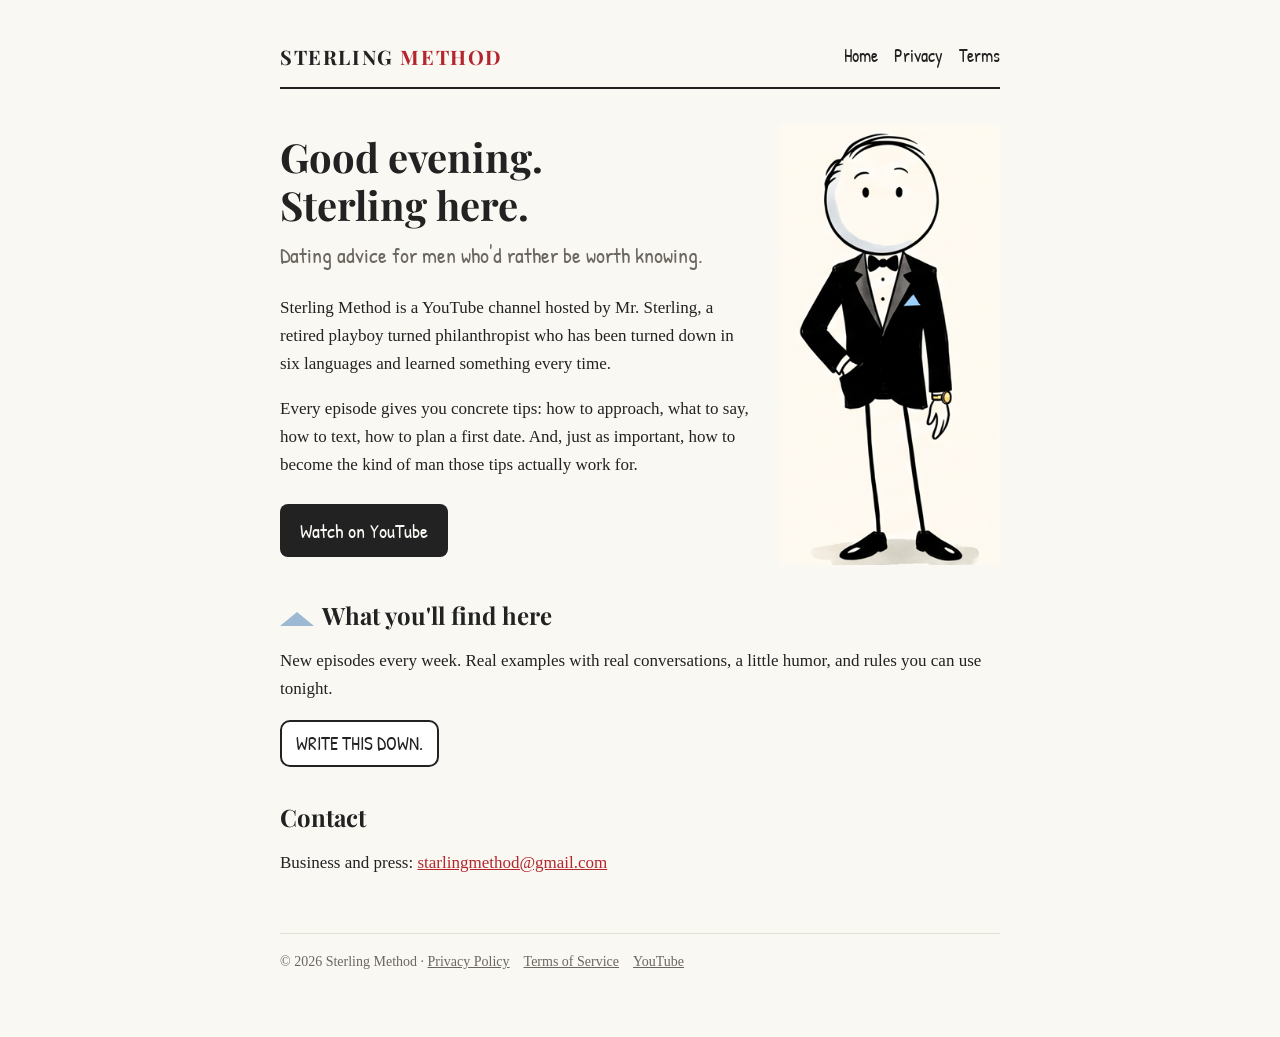
<file: index.html>
<!doctype html><html lang="en"><head><meta charset="utf-8"><meta name="viewport" content="width=device-width,initial-scale=1"><link rel="preconnect" href="https://fonts.googleapis.com"><link href="https://fonts.googleapis.com/css2?family=Patrick+Hand&family=Playfair+Display:wght@700&display=swap" rel="stylesheet"><link rel="stylesheet" href="style.css"><title>Sterling Method</title><meta name="description" content="Dating advice and self improvement for men, told by Mr. Sterling."></head><body><div class="wrap"><header><a class="logo" href="index.html">STERLING <span>METHOD</span></a><nav><a href="index.html">Home</a><a href="privacy.html">Privacy</a><a href="terms.html">Terms</a></nav></header>
<section class="hero"><div>
<h1>Good evening.<br>Sterling here.</h1>
<p class="tag">Dating advice for men who'd rather be worth knowing.</p>
<p>Sterling Method is a YouTube channel hosted by Mr. Sterling, a retired playboy turned philanthropist who has been turned down in six languages and learned something every time.</p>
<p>Every episode gives you concrete tips: how to approach, what to say, how to text, how to plan a first date. And, just as important, how to become the kind of man those tips actually work for.</p>
<a class="btn" href="https://www.youtube.com/@sterlingmethod">Watch on YouTube</a>
</div><img src="sterling.png" alt="Mr. Sterling, a hand drawn stick figure in a tuxedo with a powder blue pocket square"></section>
<h2><span class="pocket"></span>What you'll find here</h2>
<p>New episodes every week. Real examples with real conversations, a little humor, and rules you can use tonight.</p>
<p><span class="box">Write this down.</span></p>
<h2>Contact</h2>
<p>Business and press: <a href="mailto:starlingmethod@gmail.com">starlingmethod@gmail.com</a></p>
<footer>© 2026 Sterling Method · <a href="privacy.html">Privacy Policy</a><a href="terms.html">Terms of Service</a><a href="https://www.youtube.com/@sterlingmethod">YouTube</a></footer></div></body></html>
</file>
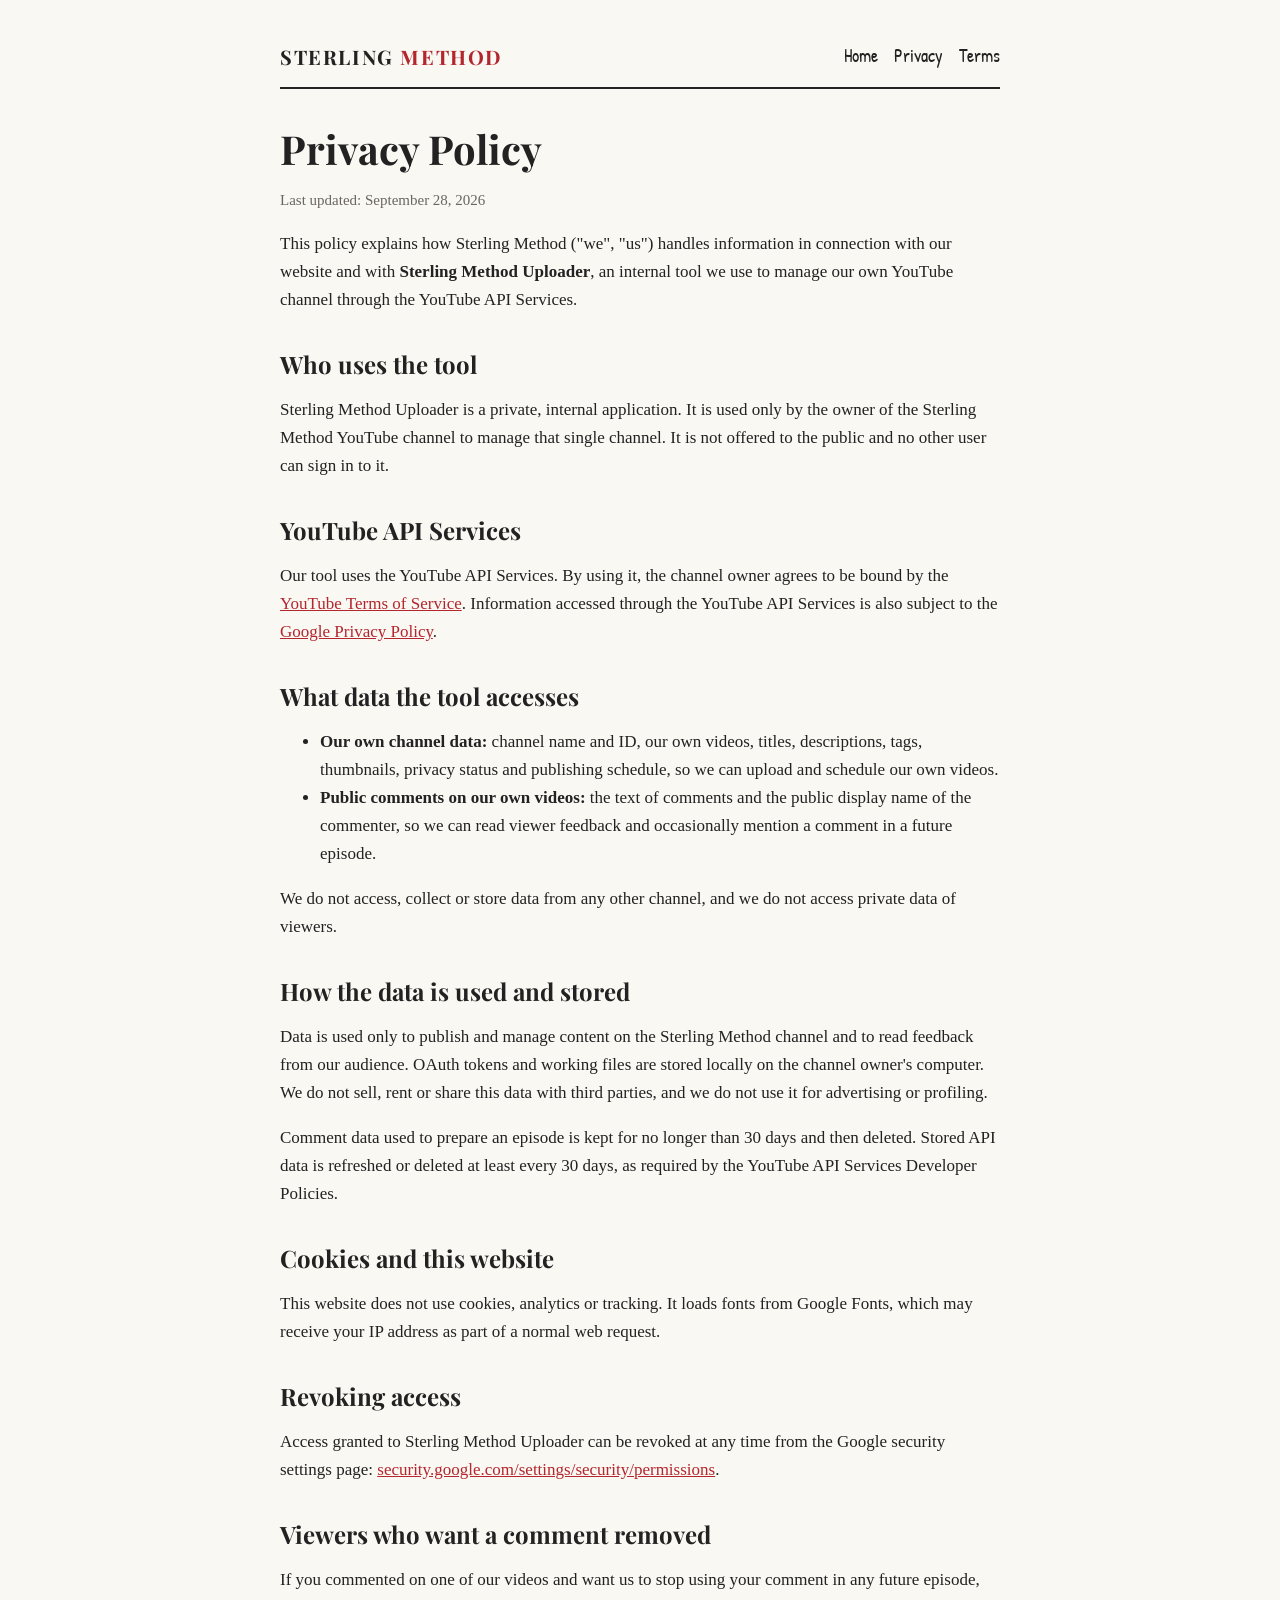
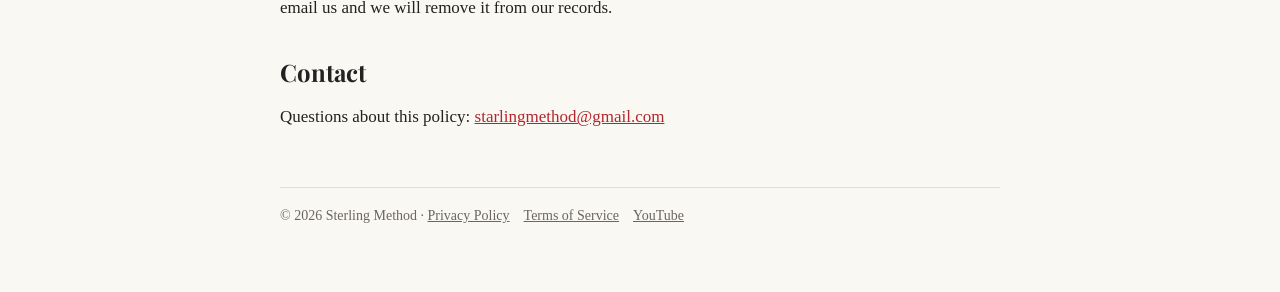
<file: privacy.html>
<!doctype html><html lang="en"><head><meta charset="utf-8"><meta name="viewport" content="width=device-width,initial-scale=1"><link rel="preconnect" href="https://fonts.googleapis.com"><link href="https://fonts.googleapis.com/css2?family=Patrick+Hand&family=Playfair+Display:wght@700&display=swap" rel="stylesheet"><link rel="stylesheet" href="style.css"><title>Privacy Policy · Sterling Method</title></head><body><div class="wrap"><header><a class="logo" href="index.html">STERLING <span>METHOD</span></a><nav><a href="index.html">Home</a><a href="privacy.html">Privacy</a><a href="terms.html">Terms</a></nav></header>
<h1>Privacy Policy</h1>
<p class="small">Last updated: September 28, 2026</p>
<p>This policy explains how Sterling Method ("we", "us") handles information in connection with our website and with <strong>Sterling Method Uploader</strong>, an internal tool we use to manage our own YouTube channel through the YouTube API Services.</p>

<h2>Who uses the tool</h2>
<p>Sterling Method Uploader is a private, internal application. It is used only by the owner of the Sterling Method YouTube channel to manage that single channel. It is not offered to the public and no other user can sign in to it.</p>

<h2>YouTube API Services</h2>
<p>Our tool uses the YouTube API Services. By using it, the channel owner agrees to be bound by the <a href="https://www.youtube.com/t/terms">YouTube Terms of Service</a>. Information accessed through the YouTube API Services is also subject to the <a href="https://policies.google.com/privacy">Google Privacy Policy</a>.</p>

<h2>What data the tool accesses</h2>
<ul>
<li><strong>Our own channel data:</strong> channel name and ID, our own videos, titles, descriptions, tags, thumbnails, privacy status and publishing schedule, so we can upload and schedule our own videos.</li>
<li><strong>Public comments on our own videos:</strong> the text of comments and the public display name of the commenter, so we can read viewer feedback and occasionally mention a comment in a future episode.</li>
</ul>
<p>We do not access, collect or store data from any other channel, and we do not access private data of viewers.</p>

<h2>How the data is used and stored</h2>
<p>Data is used only to publish and manage content on the Sterling Method channel and to read feedback from our audience. OAuth tokens and working files are stored locally on the channel owner's computer. We do not sell, rent or share this data with third parties, and we do not use it for advertising or profiling.</p>
<p>Comment data used to prepare an episode is kept for no longer than 30 days and then deleted. Stored API data is refreshed or deleted at least every 30 days, as required by the YouTube API Services Developer Policies.</p>

<h2>Cookies and this website</h2>
<p>This website does not use cookies, analytics or tracking. It loads fonts from Google Fonts, which may receive your IP address as part of a normal web request.</p>

<h2>Revoking access</h2>
<p>Access granted to Sterling Method Uploader can be revoked at any time from the Google security settings page: <a href="https://security.google.com/settings/security/permissions">security.google.com/settings/security/permissions</a>.</p>

<h2>Viewers who want a comment removed</h2>
<p>If you commented on one of our videos and want us to stop using your comment in any future episode, email us and we will remove it from our records.</p>

<h2>Contact</h2>
<p>Questions about this policy: <a href="mailto:starlingmethod@gmail.com">starlingmethod@gmail.com</a></p>
<footer>© 2026 Sterling Method · <a href="privacy.html">Privacy Policy</a><a href="terms.html">Terms of Service</a><a href="https://www.youtube.com/@sterlingmethod">YouTube</a></footer></div></body></html>
</file>
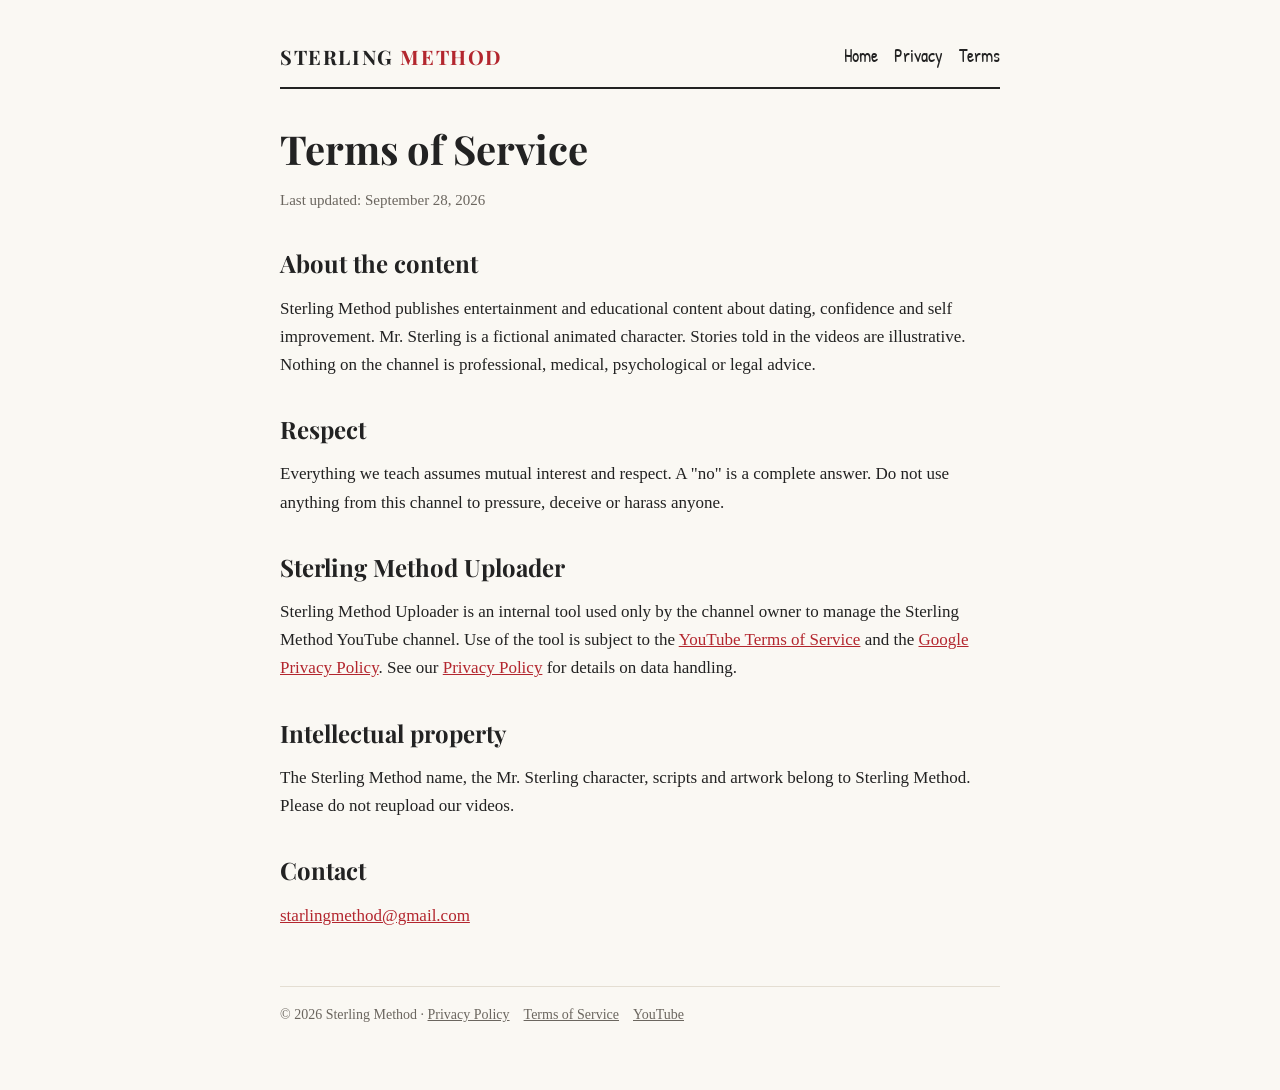
<file: terms.html>
<!doctype html><html lang="en"><head><meta charset="utf-8"><meta name="viewport" content="width=device-width,initial-scale=1"><link rel="preconnect" href="https://fonts.googleapis.com"><link href="https://fonts.googleapis.com/css2?family=Patrick+Hand&family=Playfair+Display:wght@700&display=swap" rel="stylesheet"><link rel="stylesheet" href="style.css"><title>Terms of Service · Sterling Method</title></head><body><div class="wrap"><header><a class="logo" href="index.html">STERLING <span>METHOD</span></a><nav><a href="index.html">Home</a><a href="privacy.html">Privacy</a><a href="terms.html">Terms</a></nav></header>
<h1>Terms of Service</h1>
<p class="small">Last updated: September 28, 2026</p>
<h2>About the content</h2>
<p>Sterling Method publishes entertainment and educational content about dating, confidence and self improvement. Mr. Sterling is a fictional animated character. Stories told in the videos are illustrative. Nothing on the channel is professional, medical, psychological or legal advice.</p>
<h2>Respect</h2>
<p>Everything we teach assumes mutual interest and respect. A "no" is a complete answer. Do not use anything from this channel to pressure, deceive or harass anyone.</p>
<h2>Sterling Method Uploader</h2>
<p>Sterling Method Uploader is an internal tool used only by the channel owner to manage the Sterling Method YouTube channel. Use of the tool is subject to the <a href="https://www.youtube.com/t/terms">YouTube Terms of Service</a> and the <a href="https://policies.google.com/privacy">Google Privacy Policy</a>. See our <a href="privacy.html">Privacy Policy</a> for details on data handling.</p>
<h2>Intellectual property</h2>
<p>The Sterling Method name, the Mr. Sterling character, scripts and artwork belong to Sterling Method. Please do not reupload our videos.</p>
<h2>Contact</h2>
<p><a href="mailto:starlingmethod@gmail.com">starlingmethod@gmail.com</a></p>
<footer>© 2026 Sterling Method · <a href="privacy.html">Privacy Policy</a><a href="terms.html">Terms of Service</a><a href="https://www.youtube.com/@sterlingmethod">YouTube</a></footer></div></body></html>
</file>
<file: style.css>
:root{--paper:#FAF8F3;--ink:#222;--blue:#9DB8D3;--red:#B3262E;--gold:#C9A24B;--muted:#6b665f;--line:#e4ded2}
*{box-sizing:border-box}
body{margin:0;background:var(--paper);color:var(--ink);font:17px/1.65 Georgia,"Times New Roman",serif}
a{color:var(--red)}
.wrap{max-width:760px;margin:0 auto;padding:40px 20px 64px}
header{display:flex;align-items:center;justify-content:space-between;gap:16px;border-bottom:2px solid var(--ink);padding-bottom:14px;margin-bottom:36px}
.logo{font-family:"Playfair Display",Georgia,serif;font-weight:700;letter-spacing:.08em;font-size:20px;text-decoration:none;color:var(--ink)}
.logo span{color:var(--red)}
nav a{font-family:"Patrick Hand",cursive;font-size:18px;color:var(--ink);text-decoration:none;margin-left:16px}
nav a:hover{color:var(--red)}
h1,h2{font-family:"Playfair Display",Georgia,serif;line-height:1.2}
h1{font-size:40px;margin:0 0 8px}
h2{font-size:24px;margin:36px 0 8px}
.hero{display:grid;grid-template-columns:1fr 220px;gap:28px;align-items:center}
.hero img{width:100%;height:auto}
.tag{font-family:"Patrick Hand",cursive;font-size:22px;color:var(--muted);margin:0 0 20px}
.box{display:inline-block;border:2px solid var(--ink);border-radius:10px;background:#fff;padding:6px 14px;font-family:"Patrick Hand",cursive;font-size:19px;text-transform:uppercase}
.btn{display:inline-block;background:var(--ink);color:var(--paper);text-decoration:none;padding:10px 20px;border-radius:8px;font-family:"Patrick Hand",cursive;font-size:20px;margin-top:8px}
.btn:hover{background:var(--red)}
.pocket{width:34px;height:0;border-left:17px solid transparent;border-right:17px solid transparent;border-bottom:14px solid var(--blue);display:inline-block;vertical-align:middle;margin-right:8px}
.small{color:var(--muted);font-size:15px}
footer{margin-top:56px;border-top:1px solid var(--line);padding-top:16px;font-size:14px;color:var(--muted)}
footer a{color:var(--muted);margin-right:14px}
@media (max-width:620px){.hero{grid-template-columns:1fr}.hero img{max-width:180px;margin:0 auto}h1{font-size:32px}nav a{margin-left:10px}}
</file>
